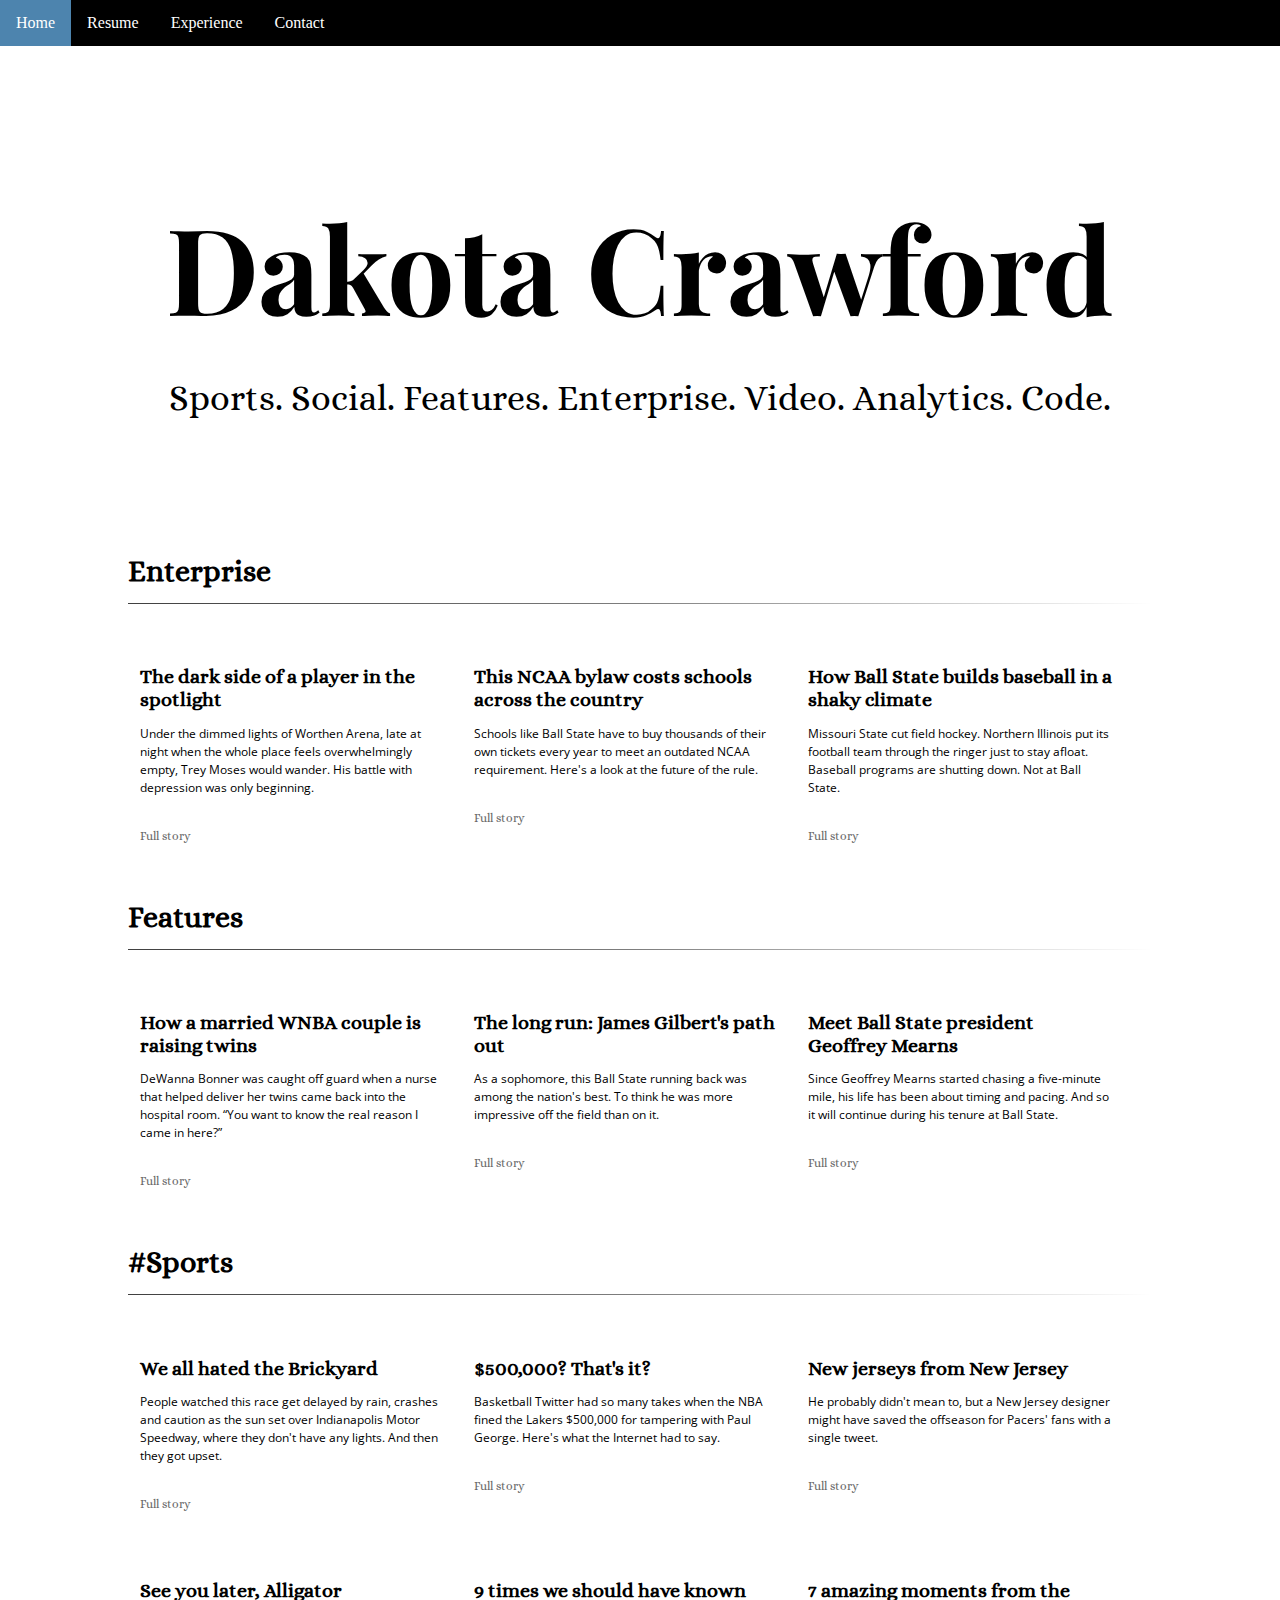
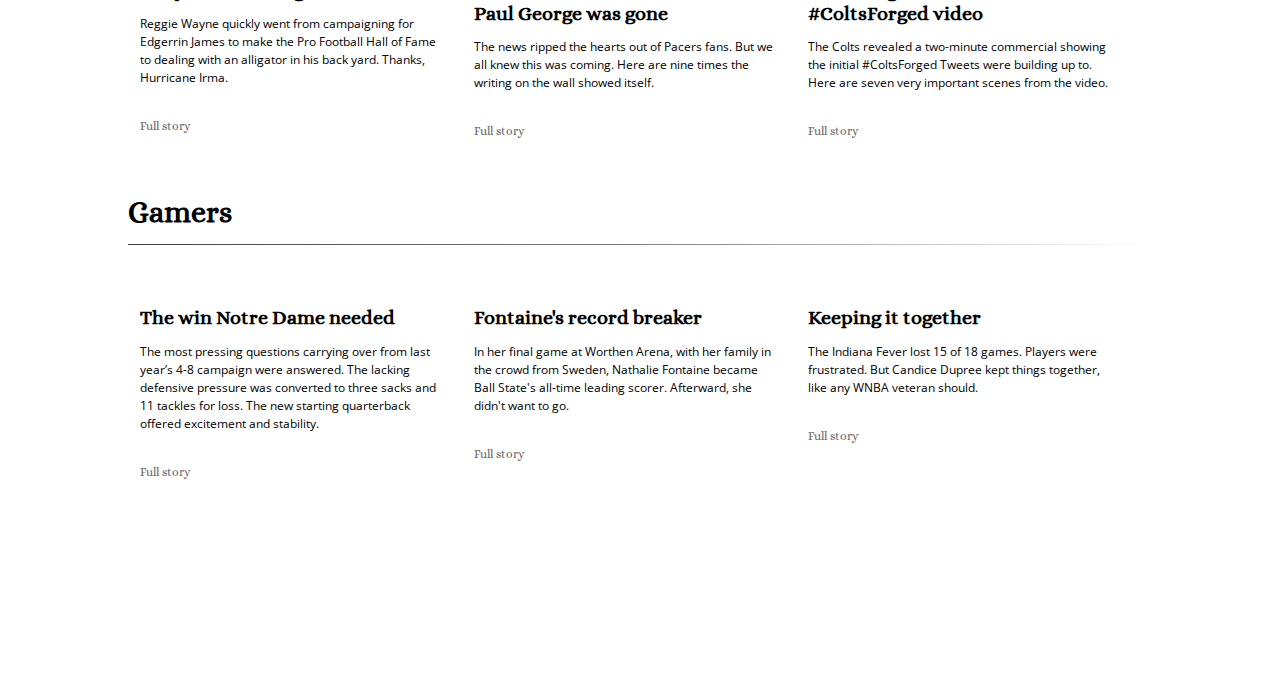
<file: index.html>
<!DOCTYPE html>
<html>
  <head>
    <!--stylesheet-->
    <link href="thecss.css" rel="stylesheet" type="text/css">
    <!-- fonts-->
    <link href='http://fonts.googleapis.com/css?family=Playfair+Display:900' rel='stylesheet' type='text/css'>
    <link href='http://fonts.googleapis.com/css?family=Alice' rel='stylesheet' type='text/css'>
    <link href='http://fonts.googleapis.com/css?family=Open+Sans' rel='stylesheet' type='text/css'>

    <link rel="shortcut icon" href="/assets/header.png">
    <title>Dakota Crawford | Web journalist</title>
    <!--google analytics-->
  <script>
    (function(i,s,o,g,r,a,m){i['GoogleAnalyticsObject']=r;i[r]=i[r]||function(){
    (i[r].q=i[r].q||[]).push(arguments)},i[r].l=1*new Date();a=s.createElement(o),
    m=s.getElementsByTagName(o)[0];a.async=1;a.src=g;m.parentNode.insertBefore(a,m)
    })(window,document,'script','//www.google-analytics.com/analytics.js','ga');

    ga('create', 'UA-60210821-1', 'auto');
    ga('send', 'pageview');
  </script>
  </head>
  <body>
 <ul class="topnav">
      <li><a href="index.html">Home</a></li>
      <li><a href="crawford_resume_.pdf" target="blank">Resume</a></li>
      <li><a href="experience.html" target="blank">Experience</a></li>
      <li><a href="contact.html" target="blank">Contact</a></li>
</ul>
    <div class="main">
        <div class="content">
          <div class="top">
            <h1>Dakota <div class="hide"><br></div> Crawford</h1>
              <p>Sports. Social. Features. Enterprise. Video. Analytics. Code.</p>
          </div>
        <div class="portfolio">
      <!--INVESTIGATIVE-->
          <div class="investigative">
            <h3>Enterprise</h3>
            <hr>
            <div class="work">
                <h5>The dark side of a player in the spotlight<div class="mobilecategory">Enterprise</div></h5>
                <p>Under the dimmed lights of Worthen Arena, late at night when the whole place feels overwhelmingly empty, Trey Moses would wander. His battle with depression was only beginning.</p>
                  <a href="http://tspne.ws/2pLSb6g" target="blank">Full story</a>
              </div> 
              <div class="work">
                <h5>This NCAA bylaw costs schools across the country <div class="mobilecategory">Enterprise</div></h5>
                  <p>Schools like Ball State have to buy thousands of their own tickets every year to meet an outdated NCAA requirement. Here's a look at the future of the rule.</p>
                    <a href="http://tspne.ws/2gtrpXB">Full story</a>
              </div> 
               <div class="work">
                <h5>How Ball State builds baseball in a shaky climate<div class="mobilecategory">Enterprise</div></h5>
                  <p>Missouri State cut field hockey. Northern Illinois put its football team through the ringer just to stay afloat. Baseball programs are shutting down. Not at Ball State.</p>
                    <a href="http://tspne.ws/2fPhGwT" target="blank">Full story</a>
              </div> 
<!--FEATURES-->
              <div class="features">
                <h3>Features</h3>
                <hr>
              <div class="work">
                <h5>How a married WNBA couple is raising twins<div class="mobilecategory">Feature</div></h5>
                <p>DeWanna Bonner was caught off guard when a nurse that helped deliver her twins came back into the hospital room. “You want to know the real reason I came in here?”</p>
                    <a href="http://www.indystar.com/story/sports/2017/09/06/how-married-wnba-couple-raising-their-newborn-twins-sacrifices-married-wnba-couple-make-their-twins/615912001/" target="blank">Full story</a>
              </div>
              <div class="work">
                <h5>The long run: James Gilbert's path out<div class="mobilecategory">Feature</div></h5>
                <p>As a sophomore, this Ball State running back was among the nation's best. To think he was more impressive off the field than on it.</p> 
                  <a href="http://tspne.ws/2eOx2hS" target="blank">Full story</a>
              </div>  
               <div class="work">
                <h5>Meet Ball State president Geoffrey Mearns<div class="mobilecategory">Feature</div></h5>
                  <p>Since Geoffrey Mearns started chasing a five-minute mile, his life has been about timing and pacing. And so it will continue during his tenure at Ball State.</p>
                    <a href="http://tspne.ws/2rnZC16" target="blank">Full story</a>
              </div>
      <!--Social stuff-->
              <div class="features">
                <h3>#Sports</h3>
                <hr>
              <div class="work">
                <h5>We all hated the Brickyard<div class="mobilecategory">#Social</div></h5>
                <p>People watched this race get delayed by rain, crashes and caution as the sun set over Indianapolis Motor Speedway, where they don't have any lights. And then they got upset.</p>
                  <a href="http://indy.st/2tBTc3m" target="blank">Full story</a>
              </div>
              <div class="work">
                <h5>$500,000? That's it? <div class="mobilecategory">#Social</div></h5>
                <p>Basketball Twitter had so many takes when the NBA fined the Lakers $500,000 for tampering with Paul George. Here's what the Internet had to say.</p> 
                  <a href="http://indy.st/2wME4Ru" target="blank">Full story</a>
              </div>  
               <div class="work">
                <h5>New jerseys from New Jersey<div class="mobilecategory">#Social</div></h5>
                  <p> He probably didn't mean to, but a New Jersey designer might have saved the offseason for Pacers' fans with a single tweet.</p>
                    <a href="http://indy.st/2tBQgR2" target="blank">Full story</a>
              </div>
              <div class="work">
                <h5>See you later, Alligator<div class="mobilecategory">News</div></h5>
                  <p>Reggie Wayne quickly went from campaigning for Edgerrin James to make the Pro Football Hall of Fame to dealing with an alligator in his back yard. Thanks, Hurricane Irma.</p>
                    <a href="http://indy.st/2joOHUZ" target="blank">Full story</a>
              </div> 
              <div class="work">
                <h5>9 times we should have known Paul George was gone <div class="mobilecategory">News</div></h5>
                <p>The news ripped the hearts out of Pacers fans. But we all knew this was coming. Here are nine times the writing on the wall showed itself.</p>
                  <a href="http://indy.st/2wFRyh2" target="blank">Full story</a>
              </div>
              <div class="work">
                <h5>7 amazing moments from the #ColtsForged video<div class="mobilecategory">News</div></h5>
                <p>The Colts revealed a two-minute commercial showing the initial #ColtsForged Tweets were building up to. Here are seven very important scenes from the video.</p> 
                  <a href="http://indy.st/2wFRyh2" target="blank">Full story</a>
              </div>
      <!--Gamers-->
              <div class="Gamers">
                <h3>Gamers</h3>
                  <hr>
              <div class="work">
                <h5>The win Notre Dame needed<div class="mobilecategory">Gamer</div></h5>
                  <p>The most pressing questions carrying over from last year’s 4-8 campaign were answered. The lacking defensive pressure was converted to three sacks and 11 tackles for loss. The new starting quarterback offered excitement and stability.</p>
                    <a href="http://indy.st/2etRaIr" target="blank">Full story</a>
              </div> 
              <div class="work">
                <h5>Fontaine's record breaker<div class="mobilecategory">Gamer</div></h5>
                <p>In her final game at Worthen Arena, with her family in the crowd from Sweden, Nathalie Fontaine became Ball State's all-time leading scorer. Afterward, she didn't want to go.</p>
                  <a href="http://tspne.ws/1oQIazY" target="blank">Full story</a>
              </div>
              <div class="work">
                <h5>Keeping it together<div class="mobilecategory">Gamer</div></h5>
                <p>The Indiana Fever lost 15 of 18 games. Players were frustrated. But Candice Dupree kept things together, like any WNBA veteran should.</p> 
                  <a href="http://indy.st/2wpUYVU" target="blank">Full story</a>
              </div>
              </div>
        </div>
      </div>

  </body>
</html>
</file>
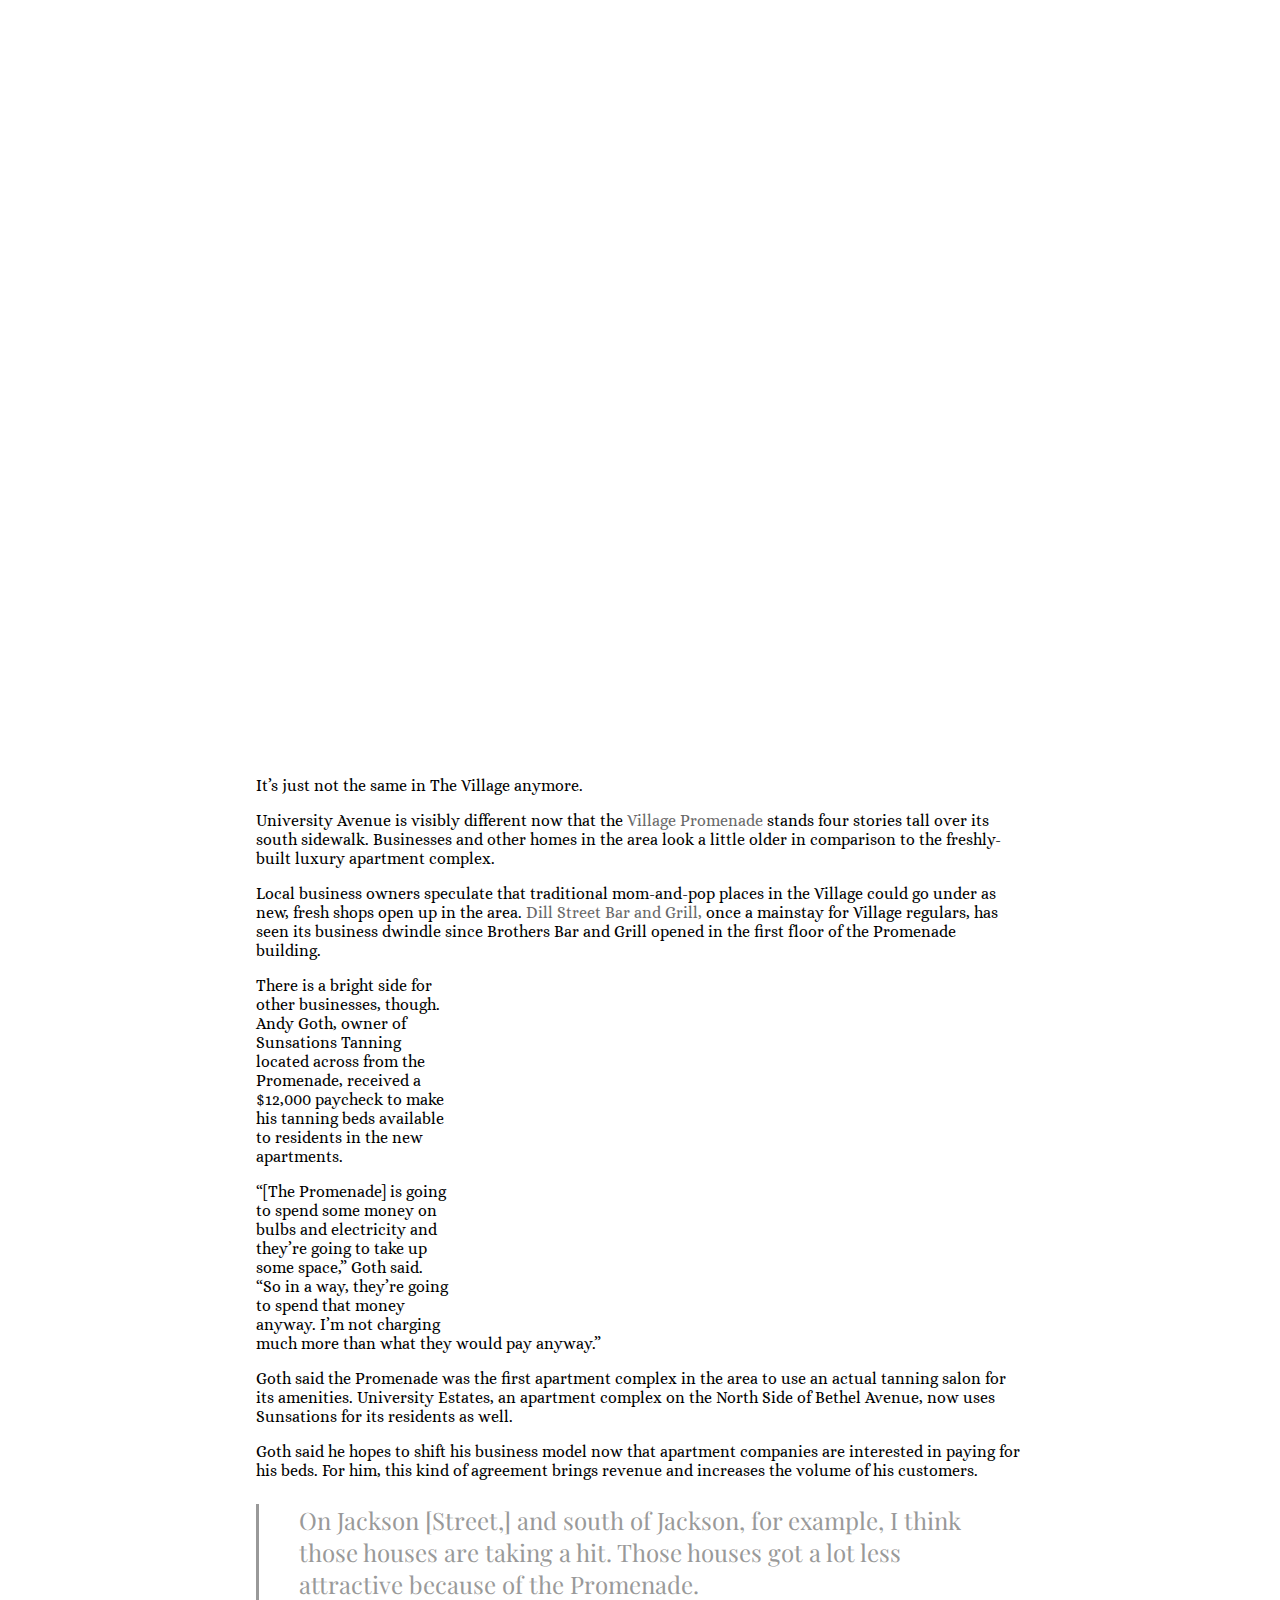
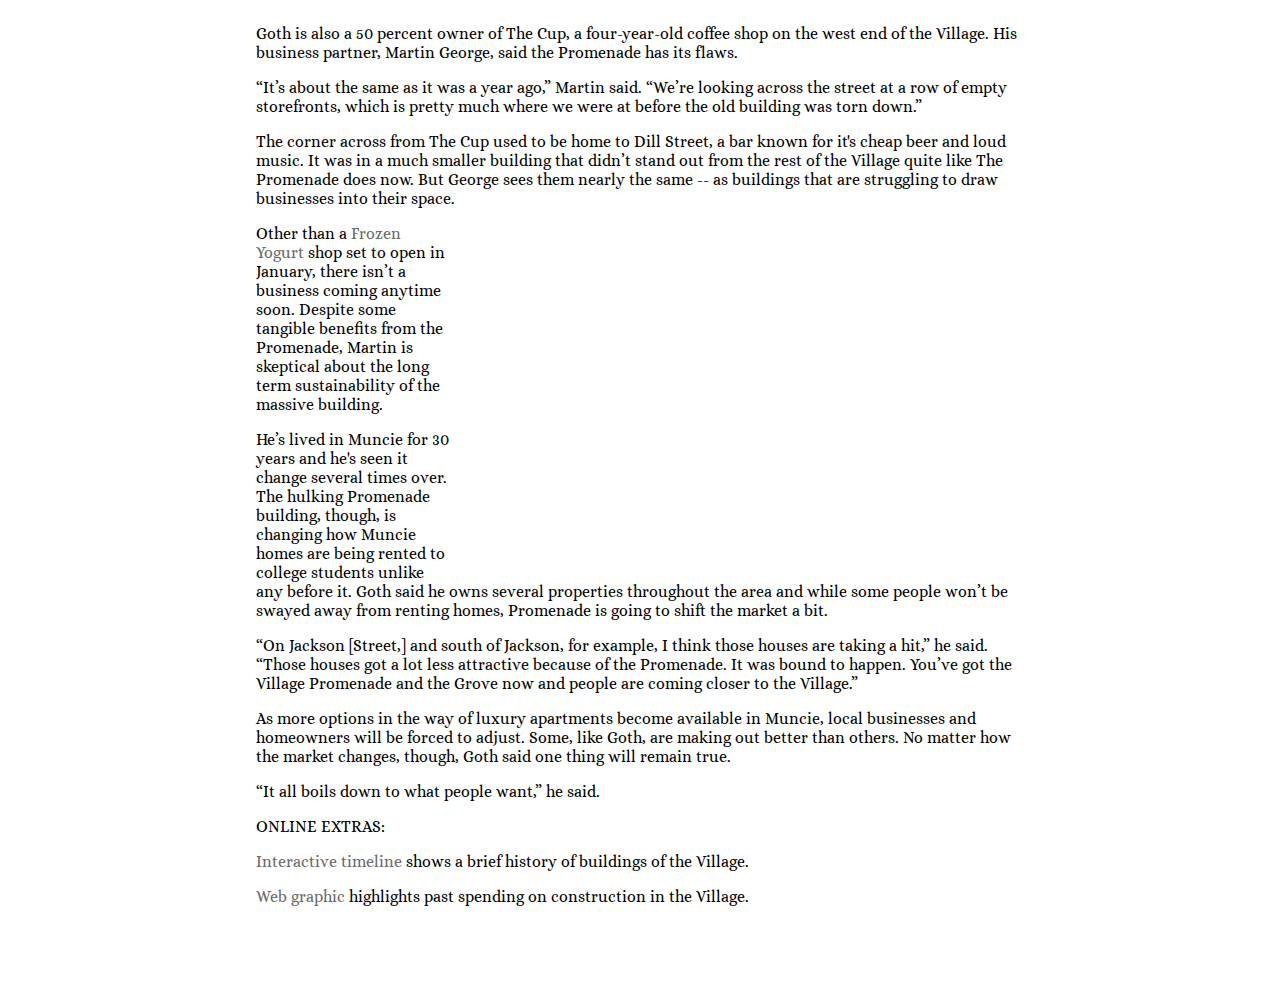
<file: 221_final_.html>
<!DOCTYPE html>
<html>
	<head>
		<!--link to your stylesheet-->
		<link href="221_final_.css" rel="stylesheet" type="text/css">
		<!--link your fonts-->
		<link href='http://fonts.googleapis.com/css?family=Playfair+Display:900' rel='stylesheet' type='text/css'>
		<link href='http://fonts.googleapis.com/css?family=Alice' rel='stylesheet' type='text/css'>

		<link rel="shortcut icon" href="/assets/header.png">
		<title>Crawford_221</title>
	</head>
	<body>
		<div class="container">
			<div class="hero">
				<h1>Facelift</h1>
				<h3>How The Promenade is bringing a new culture to Ball State's Village</h3>
				<h5>By Dakota Crawford</h5>
			</div>
			<div class="main">
				<div class="content">
					<p>It’s just not the same in The Village anymore.<p>University Avenue is visibly different now that the <a href="http://villagepromenade.com/" target="blank">Village Promenade</a> stands four stories tall over its south sidewalk. Businesses and other homes in the area look a little older in comparison to the freshly-built luxury apartment complex.</p><p>Local business owners speculate that traditional mom-and-pop places in the Village could go under as new, fresh shops open up in the area. <a href="https://twitter.com/bsu_dillstreet" target="blank">Dill Street Bar and Grill,</a> once a mainstay for Village regulars, has seen its business dwindle since Brothers Bar and Grill opened in the first floor of the Promenade building.</p>
						<aside class="vid">
							<iframe width="560" height="315" src="//www.youtube.com/embed/gbXCH_1ek3o?rel=0" frameborder="0" allowfullscreen></iframe>
						</aside>
					<p>There is a bright side for other businesses, though. Andy Goth, owner of Sunsations Tanning located across from the Promenade, received a $12,000 paycheck to make his tanning beds available to residents in the new apartments.</p><p>“[The Promenade] is going to spend some money on bulbs and electricity and they’re going to take up some space,” Goth said. “So in a way, they’re going to spend that money anyway. I’m not charging much more than what they would pay anyway.”</p><p>Goth said the Promenade was the first apartment complex in the area to use an actual tanning salon for its amenities. University Estates, an apartment complex on the North Side of Bethel Avenue, now uses Sunsations for its residents as well.</p><p>Goth said he hopes to shift his business model now that apartment companies are interested in paying for his beds. For him, this kind of agreement brings revenue and increases the volume of his customers.</p>
					<div class="vertical">
						<blockquote>
							On Jackson [Street,] and south of Jackson, for example, I think those houses are taking a hit. Those houses got a lot less attractive because of the Promenade.
						</blockquote>
					</div>
					<p>Goth is also a 50 percent owner of The Cup, a four-year-old coffee shop on the west end of the Village. His business partner, Martin George, said the Promenade has its flaws.</p><p>“It’s about the same as it was a year ago,” Martin said. “We’re looking across the street at a row of empty storefronts, which is pretty much where we were at before the old building was torn down.”</p><p>The corner across from The Cup used to be home to Dill Street, a bar known for it's cheap beer and loud music. It was in a much smaller building that didn’t stand out from the rest of the Village quite like The Promenade does now. But George sees them nearly the same -- as buildings that are struggling to draw businesses into their space.</p>
						<aside class="vid">
							<iframe width="560" height="315" src="//www.youtube.com/embed/TKRWkJsDDUQ?rel=0" frameborder="0" allowfullscreen></iframe>
						</aside> 
					<p>Other than a <a href="http://www.letsspoonfroyo.com/" target="blank">Frozen Yogurt</a> shop set to open in January, there isn’t a business coming anytime soon. Despite some tangible benefits from the Promenade, Martin is skeptical about the long term sustainability of the massive building.</p><p>He’s lived in Muncie for 30 years and he's seen it change several times over. The hulking Promenade building, though, is changing how Muncie homes are being rented to college students unlike any before it. Goth said he owns several properties throughout the area and while some people won’t be swayed away from renting homes, Promenade is going to shift the market a bit.</p><p>“On Jackson [Street,] and south of Jackson, for example, I think those houses are taking a hit,” he said. “Those houses got a lot less attractive because of the Promenade. It was bound to happen. You’ve got the Village Promenade and the Grove now and people are coming closer to the Village.”</p><p>As more options in the way of luxury apartments become available in Muncie, local businesses and homeowners will be forced to adjust. Some, like Goth, are making out better than others. No matter how the market changes, though, Goth said one thing will remain true.</p><p>“It all boils down to what people want,” he said.</p><p>ONLINE EXTRAS:</p><p><a href="221_final_.html">Interactive timeline</a> shows a brief history of buildings of the Village.</p><p><a href="221_final_.html">Web graphic</a> highlights past spending on construction in the Village.</p> 
					</div>
				</div>
			</div>
		</div>

	</body>
</html>
</file>
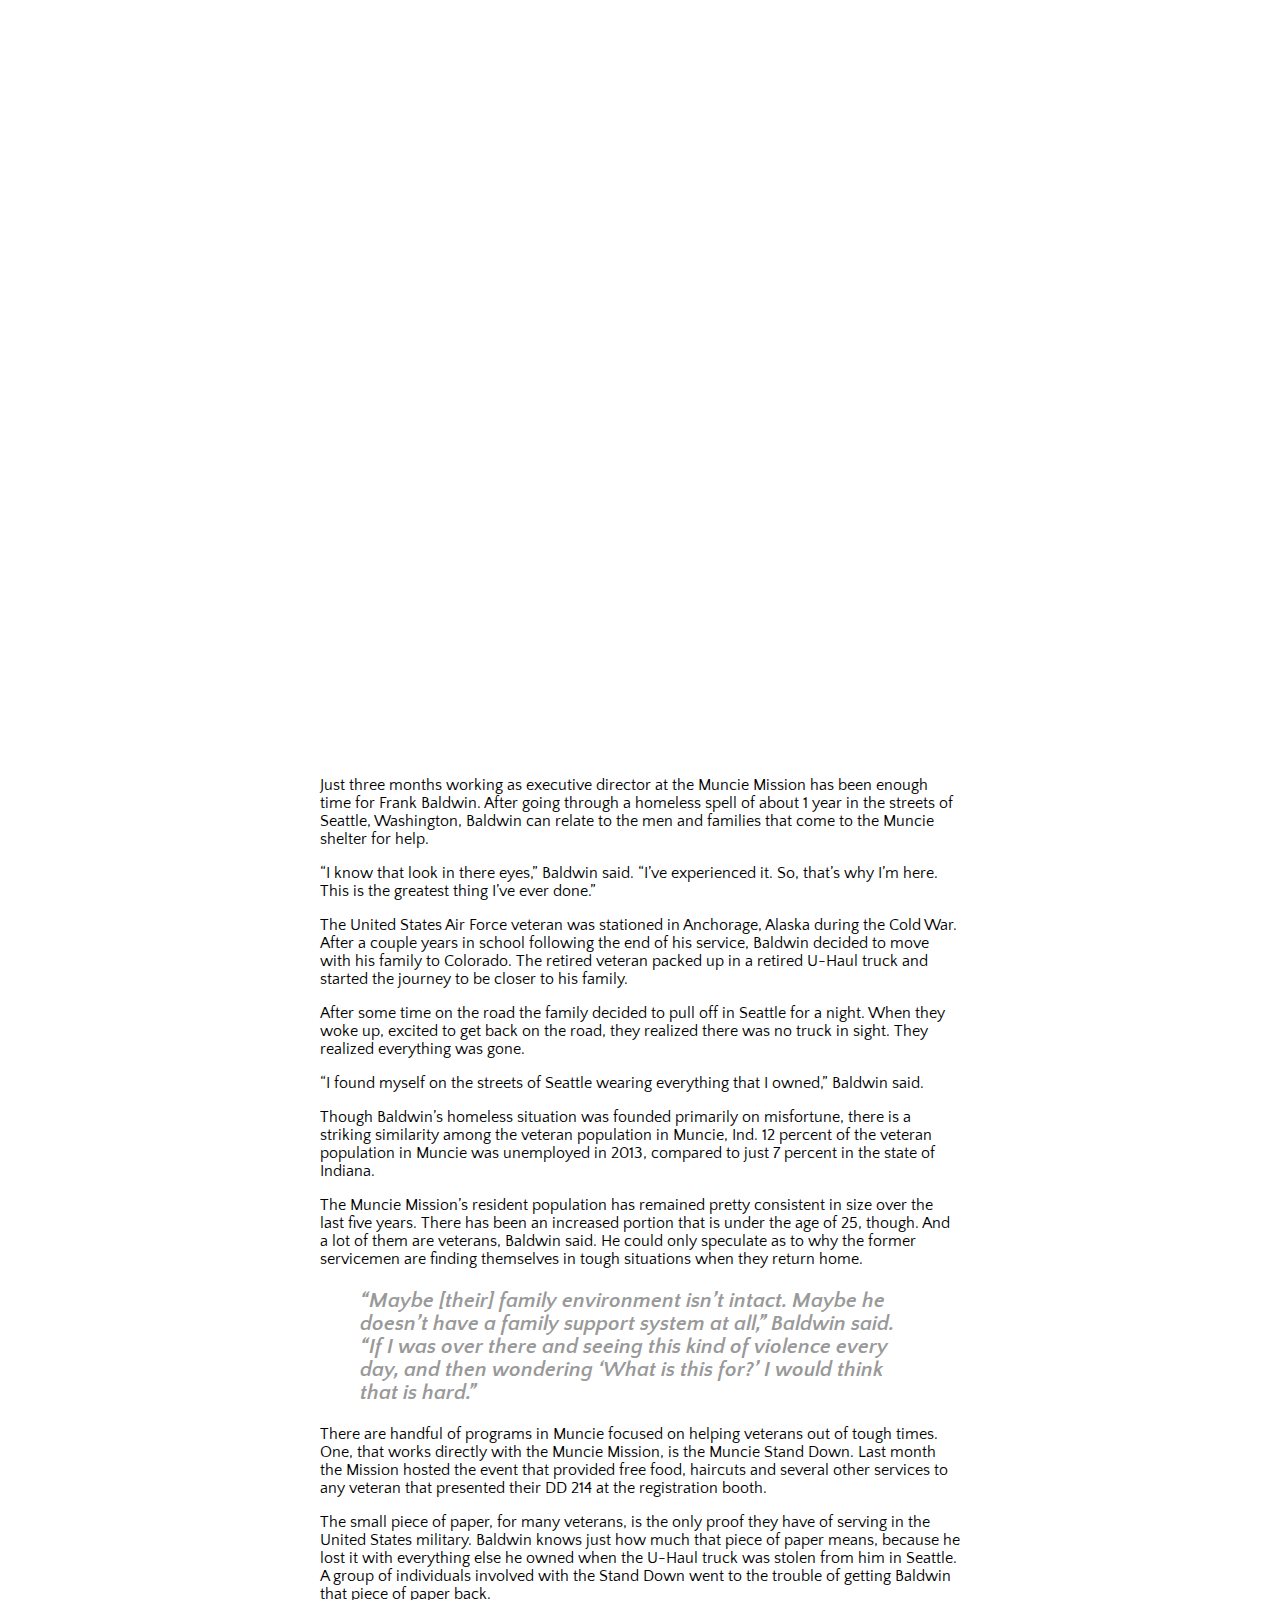
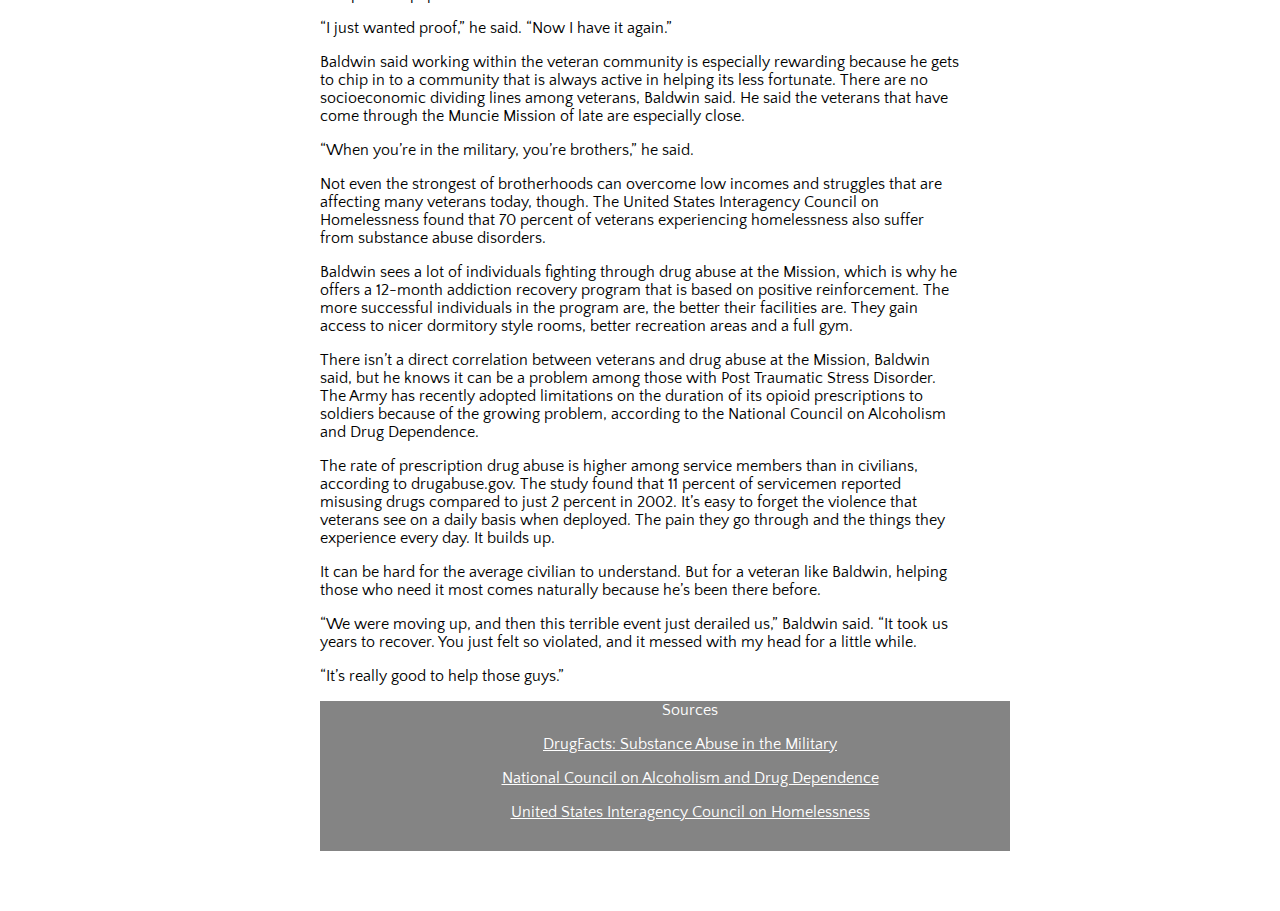
<file: 270_final_.html>
<!DOCTYPE html>
<html>
	<head>
		<!--link to your stylesheet-->
		<link href="270_final_.css" rel="stylesheet" type="text/css">
		<!--link your fonts-->
		<link href='http://fonts.googleapis.com/css?family=Oswald:700,300' rel='stylesheet' type='text/css'>
		<link href='http://fonts.googleapis.com/css?family=Quattrocento+Sans' rel='stylesheet' type='text/css'>

		<link rel="shortcut icon" href="/assets/header.png">
			<style> 
				a:link {
					color:#FFFFFF;
				}
			</style>
		<title>Crawford_270</title>
	</head>
	<body>
		<div class="container">
			<div class="hero">
				<h1>Mission in progress</h1>
				<h3>How a United States Air Force veteran is leading the Muncie Mission</h3>
				<h5>By Dakota Crawford</h5>
			</div>
			<div class="main">
				<div class="content">
					<p>Just three months working as executive director at the Muncie Mission has been enough time for Frank Baldwin. After going through a homeless spell of about 1 year in the streets of Seattle, Washington, Baldwin can relate to the men and families that come to the Muncie shelter for help.</p> 

<p>“I know that look in there eyes,” Baldwin said. “I’ve experienced it. So, that’s why I’m here. This is the greatest thing I’ve ever done.”</p> 

<p>The United States Air Force veteran was stationed in Anchorage, Alaska during the Cold War. After a couple years in school following the end of his service, Baldwin decided to move with his family to Colorado. The retired veteran packed up in a retired U-Haul truck and started the journey to be closer to his family.</p> 

<p>After some time on the road the family decided to pull off in Seattle for a night. When they woke up, excited to get back on the road, they realized there was no truck in sight. They realized everything was gone.</p> 

<p>“I found myself on the streets of Seattle wearing everything that I owned,” Baldwin said.</p> 

<p>Though Baldwin’s homeless situation was founded primarily on misfortune, there is a striking similarity among the veteran population in Muncie, Ind. 12 percent of the veteran population in Muncie was unemployed in 2013, compared to just 7 percent in the state of Indiana.</p> 

<p>The Muncie Mission’s resident population has remained pretty consistent in size over the last five years. There has been an increased portion that is under the age of 25, though. And a lot of them are veterans, Baldwin said. He could only speculate as to why the former servicemen are finding themselves in tough situations when they return home.</p> 
					<blockquote>
						“Maybe [their] family environment isn’t intact. Maybe he doesn’t have a family support system at all,” Baldwin said. “If I was over there and seeing this kind of violence every day, and then wondering ‘What is this for?’ I would think that is hard.”
					</blockquote>
<p>There are handful of programs in Muncie focused on helping veterans out of tough times. One, that works directly with the Muncie Mission, is the Muncie Stand Down. Last month the Mission hosted the event that provided free food, haircuts and several other services to any veteran that presented their DD 214 at the registration booth.</p> 

<p>The small piece of paper, for many veterans, is the only proof they have of serving in the United States military. Baldwin knows just how much that piece of paper means, because he lost it with everything else he owned when the U-Haul truck was stolen from him in Seattle. A group of individuals involved with the Stand Down went to the trouble of getting Baldwin that piece of paper back.</p> 

<p>“I just wanted proof,” he said. “Now I have it again.” 
<p>Baldwin said working within the veteran community is especially rewarding because he gets to chip in to a community that is always active in helping its less fortunate. There are no socioeconomic dividing lines among veterans, Baldwin said. He said the veterans that have come through the Muncie Mission of late are especially close.</p> 

<p>“When you’re in the military, you’re brothers,” he said.</p> 

<p>Not even the strongest of brotherhoods can overcome low incomes and struggles that are affecting many veterans today, though. The United States Interagency Council on Homelessness found that 70 percent of veterans experiencing homelessness also suffer from substance abuse disorders.</p> 

<p>Baldwin sees a lot of individuals fighting through drug abuse at the Mission, which is why he offers a 12-month addiction recovery program that is based on positive reinforcement. The more successful individuals in the program are, the better their facilities are. They gain access to nicer dormitory style rooms, better recreation areas and a full gym.</p> 

<p>There isn’t a direct correlation between veterans and drug abuse at the Mission, Baldwin said, but he knows it can be a problem among those with Post Traumatic Stress Disorder. The Army has recently adopted limitations on the duration of its opioid prescriptions to soldiers because of the growing problem, according to the National Council on Alcoholism and Drug Dependence.</p> 

<p>The rate of prescription drug abuse is higher among service members than in civilians, according to drugabuse.gov. The study found that 11 percent of servicemen reported misusing drugs compared to just 2 percent in 2002. It’s easy to forget the violence that veterans see on a daily basis when deployed. The pain they go through and the things they experience every day. It builds up.</p> 

<p>It can be hard for the average civilian to understand. But for a veteran like Baldwin, helping those who need it most comes naturally because he’s been there before.</p> 

<p>“We were moving up, and then this terrible event just derailed us,” Baldwin said. “It took us years to recover. You just felt so violated, and it messed with my head for a little while.</p> 

<p>“It’s really good to help those guys.”</p>
				<div class="resource"> 
					<p>Sources</p>	
					<p><a href="http://www.drugabuse.gov/publications/drugfacts/substance-abuse-in-military" target="blank">DrugFacts: Substance Abuse in the Military</a></p>
					<p><a href="https://ncadd.org/learn-about-drugs/seniors-vets-and-women/213-veterans-and-drugs" target="blank">National Council on Alcoholism and Drug Dependence</a></p>
					<a href="http://usich.gov/issue/substance_abuse" target="blank">United States Interagency Council on Homelessness</a></p>
				</div> 
				</div>
			</div>
		</div>

	</body>
</html>
</file>
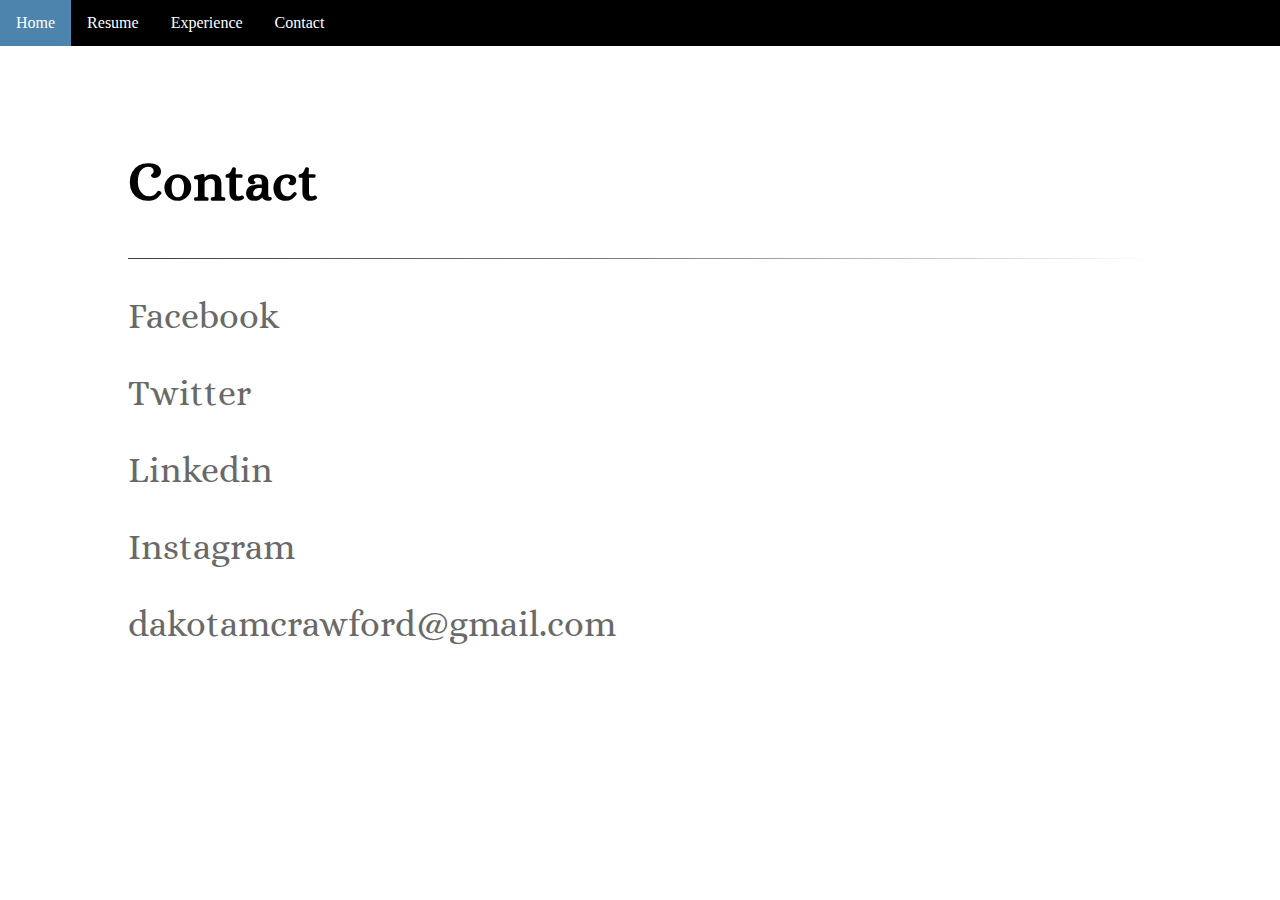
<file: contact.html>
<!DOCTYPE html>
<html>
	<head>
		<!--link to your stylesheet-->
		<link href="thecss.css" rel="stylesheet" type="text/css">
		<!--link your fonts-->
		<link href='http://fonts.googleapis.com/css?family=Playfair+Display:900' rel='stylesheet' type='text/css'>
		<link href='http://fonts.googleapis.com/css?family=Alice' rel='stylesheet' type='text/css'>
		<link href='http://fonts.googleapis.com/css?family=Open+Sans' rel='stylesheet' type='text/css'>

		<link rel="shortcut icon" href="/assets/header.png">
		<title>Contact Dakota</title>
	</head>
	<body>
	<ul class="topnav">
      <li><a href="index.html">Home</a></li>
      <li><a href="crawford_resume.pdf" target="blank">Resume</a></li>
      <li><a href="experience.html">Experience</a></li>
      <li><a href="contact.html" target="blank">Contact</a></li>
	</ul>
			<div class="content">
				<div class="contact">
					<h2>Contact</h2>
						<hr>
						<p><a href="https://www.facebook.com/dakota.crawford.7" target="blank">Facebook</a></p>
						<p><a href="https://twitter.com/DakotaCrawford_" target="blank">Twitter</a></p>
						<p><a href="https://www.linkedin.com/pub/dakota-crawford/6a/281/a65" target="blank">Linkedin</a></p>
						<p><a href="http://instagram.com/dakotacrawford_/" target="blank">Instagram</a></p>
						<p><a href="mailto:dakotamcrawford@gmail.com">dakotamcrawford@gmail.com</p>
				</div>
			</div>
</file>
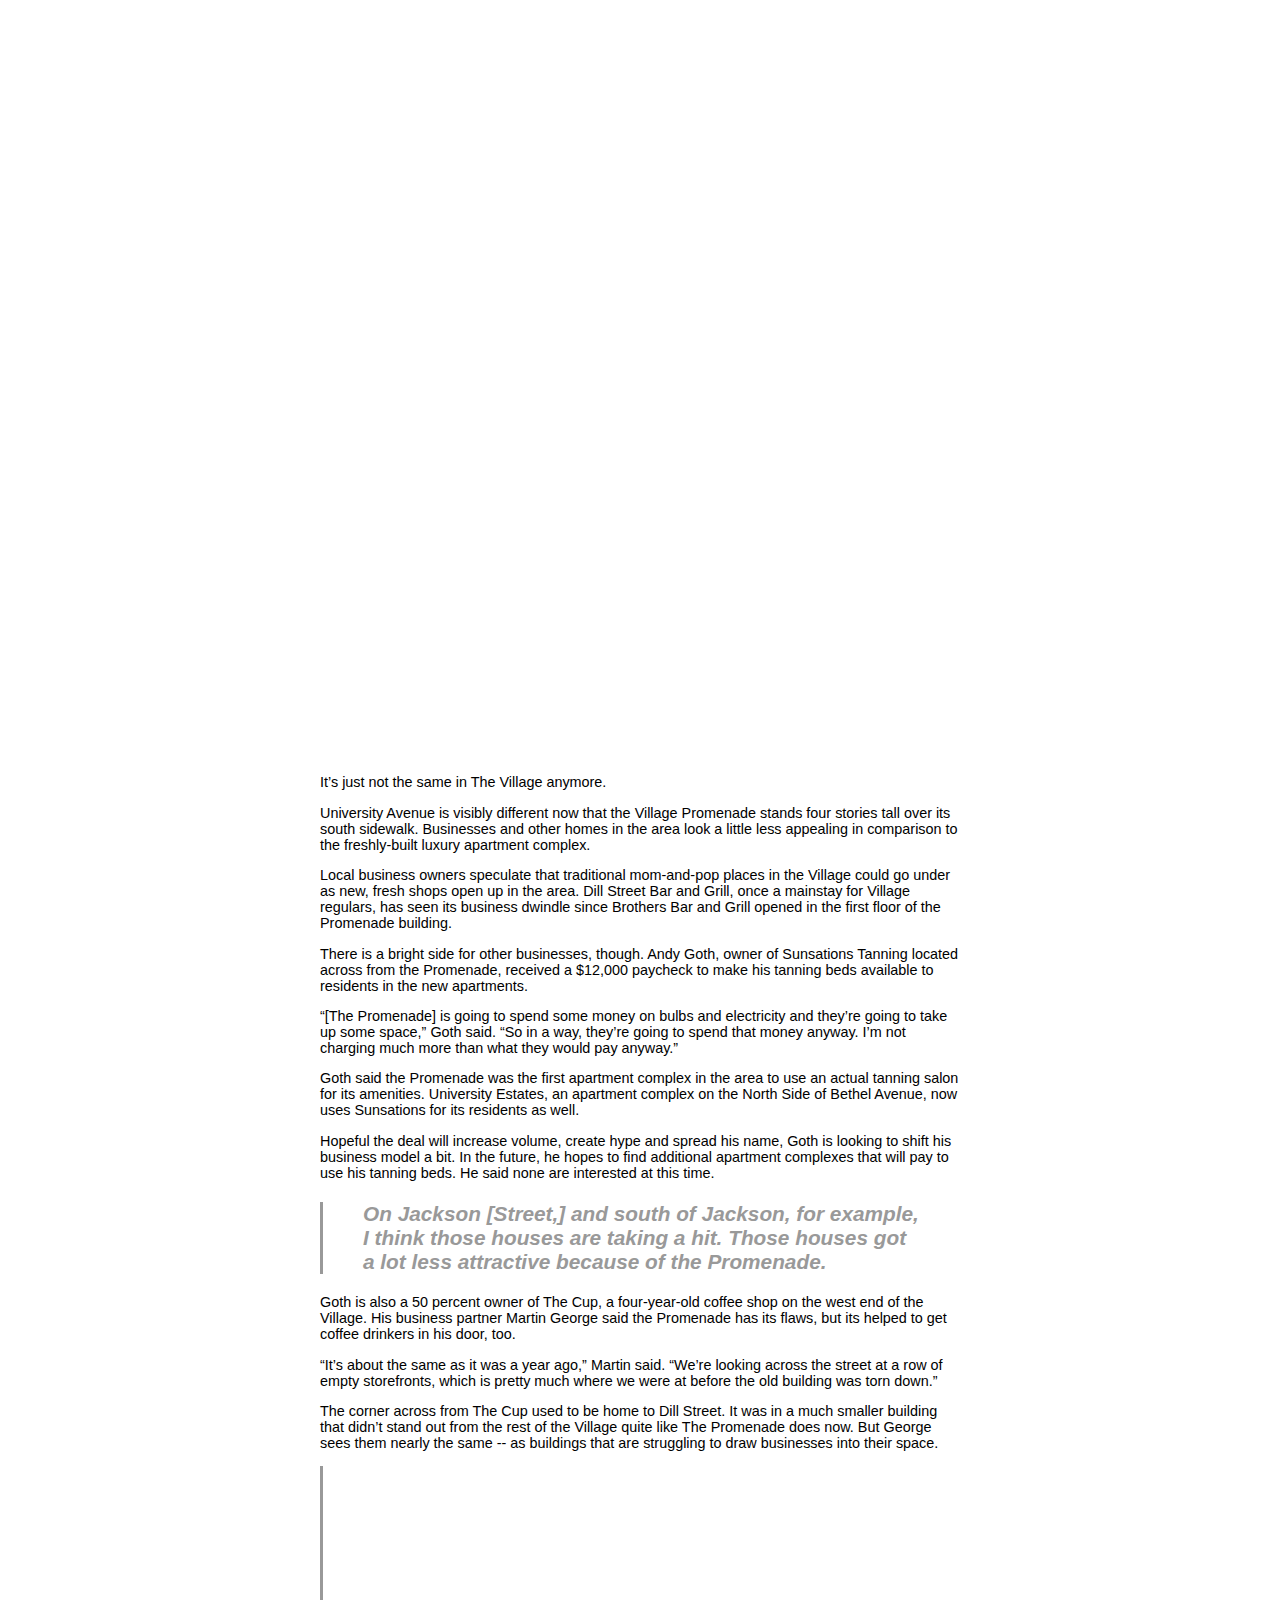
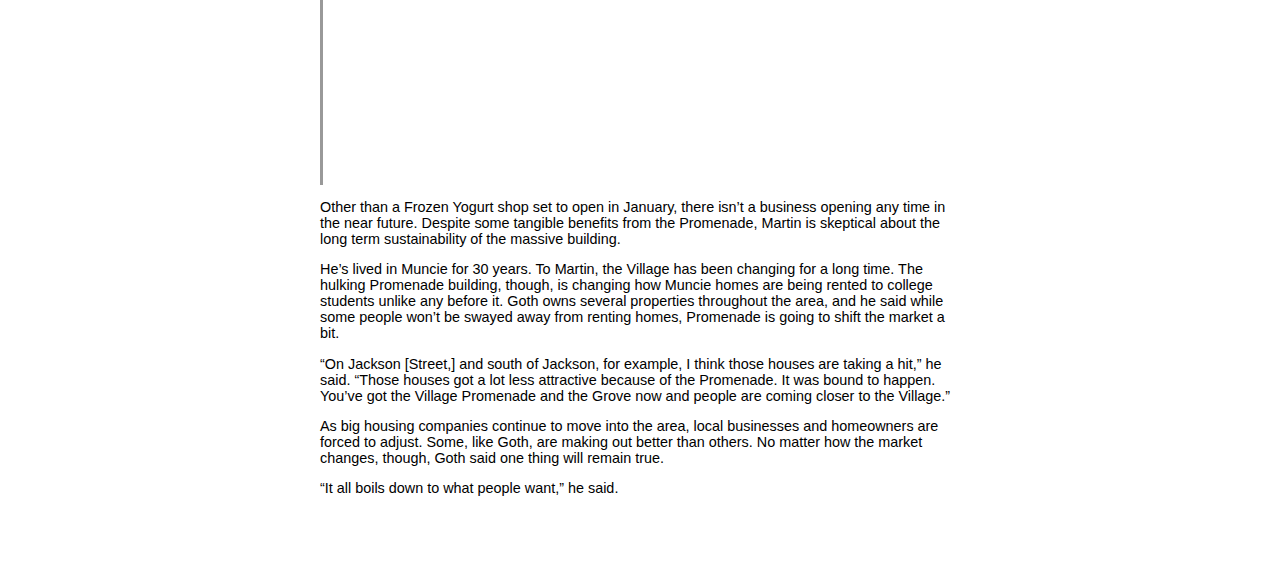
<file: crawford_221_final_.html>
<!DOCTYPE html>
<html>
	<head>
		<!--link to your stylesheet-->
		<link href="crawford_221_final_.css" rel="stylesheet" type="text/css">
		<!--link your fonts-->

		<link rel="shortcut icon" href="/assets/header.png">
		<title>Your article</title>
	</head>
	<body>
		<div class="container">
			<div class="hero">
				<h1>Facelift</h1>
				<h3>How The Promenade is bringing a new culture to Ball State's Village</h3>
				<h5>By Dakota Crawford</h5>
			</div>
			<div class="main">
				<div class="content">
					<p>It’s just not the same in The Village anymore.<p>University Avenue is visibly different now that the Village Promenade stands four stories tall over its south sidewalk. Businesses and other homes in the area look a little less appealing in comparison to the freshly-built luxury apartment complex.</p> 

<p>Local business owners speculate that traditional mom-and-pop places in the Village could go under as new, fresh shops open up in the area. Dill Street Bar and Grill, once a mainstay for Village regulars, has seen its business dwindle since Brothers Bar and Grill opened in the first floor of the Promenade building.</p><p>There is a bright side for other businesses, though. Andy Goth, owner of Sunsations Tanning located across from the Promenade, received a $12,000 paycheck to make his tanning beds available to residents in the new apartments.</p><p>“[The Promenade] is going to spend some money on bulbs and electricity and they’re going to take up some space,” Goth said. “So in a way, they’re going to spend that money anyway. I’m not charging much more than what they would pay anyway.”</p><p>Goth said the Promenade was the first apartment complex in the area to use an actual tanning salon for its amenities. University Estates, an apartment complex on the North Side of Bethel Avenue, now uses Sunsations for its residents as well.</p><p>Hopeful the deal will increase volume, create hype and spread his name, Goth is looking to shift his business model a bit. In the future, he hopes to find additional apartment complexes that will pay to use his tanning beds. He said none are interested at this time.</p>
					<div class="vertical">
						<blockquote>
							On Jackson [Street,] and south of Jackson, for example, I think those houses are taking a hit. Those houses got a lot less attractive because of the Promenade.
						</blockquote>
					</div>
					<p>Goth is also a 50 percent owner of The Cup, a four-year-old coffee shop on the west end of the Village. His business partner Martin George said the Promenade has its flaws, but its helped to get coffee drinkers in his door, too.</p><p>“It’s about the same as it was a year ago,” Martin said. “We’re looking across the street at a row of empty storefronts, which is pretty much where we were at before the old building was torn down.”</p><p>The corner across from The Cup used to be home to Dill Street. It was in a much smaller building that didn’t stand out from the rest of the Village quite like The Promenade does now. But George sees them nearly the same -- as buildings that are struggling to draw businesses into their space.</p>
					<div class="vertical">
						<div class="vid">
							<iframe width="560" height="315" src="//www.youtube.com/embed/TKRWkJsDDUQ" frameborder="0" allowfullscreen></iframe>
						</div> 
					</div>
					<p>Other than a Frozen Yogurt  shop set to open in January, there isn’t a business opening any time in the near future. Despite some tangible benefits from the Promenade, Martin is skeptical about the long term sustainability of the massive building.</p><p>He’s lived in Muncie for 30 years. To Martin, the Village has been changing for a long time. The hulking Promenade building, though, is changing how Muncie homes are being rented to college students unlike any before it. Goth owns several properties throughout the area, and he said while some people won’t be swayed away from renting homes, Promenade is going to shift the market a bit.</p><p>“On Jackson [Street,] and south of Jackson, for example, I think those houses are taking a hit,” he said. “Those houses got a lot less attractive because of the Promenade. It was bound to happen. You’ve got the Village Promenade and the Grove now and people are coming closer to the Village.”</p><p>As big housing companies continue to move into the area, local businesses and homeowners are forced to adjust. Some, like Goth, are making out better than others. No matter how the market changes, though, Goth said one thing will remain true.</p><p>“It all boils down to what people want,” he said.</p>
				</div>
			</div>
		</div>

	</body>
</html>
</file>
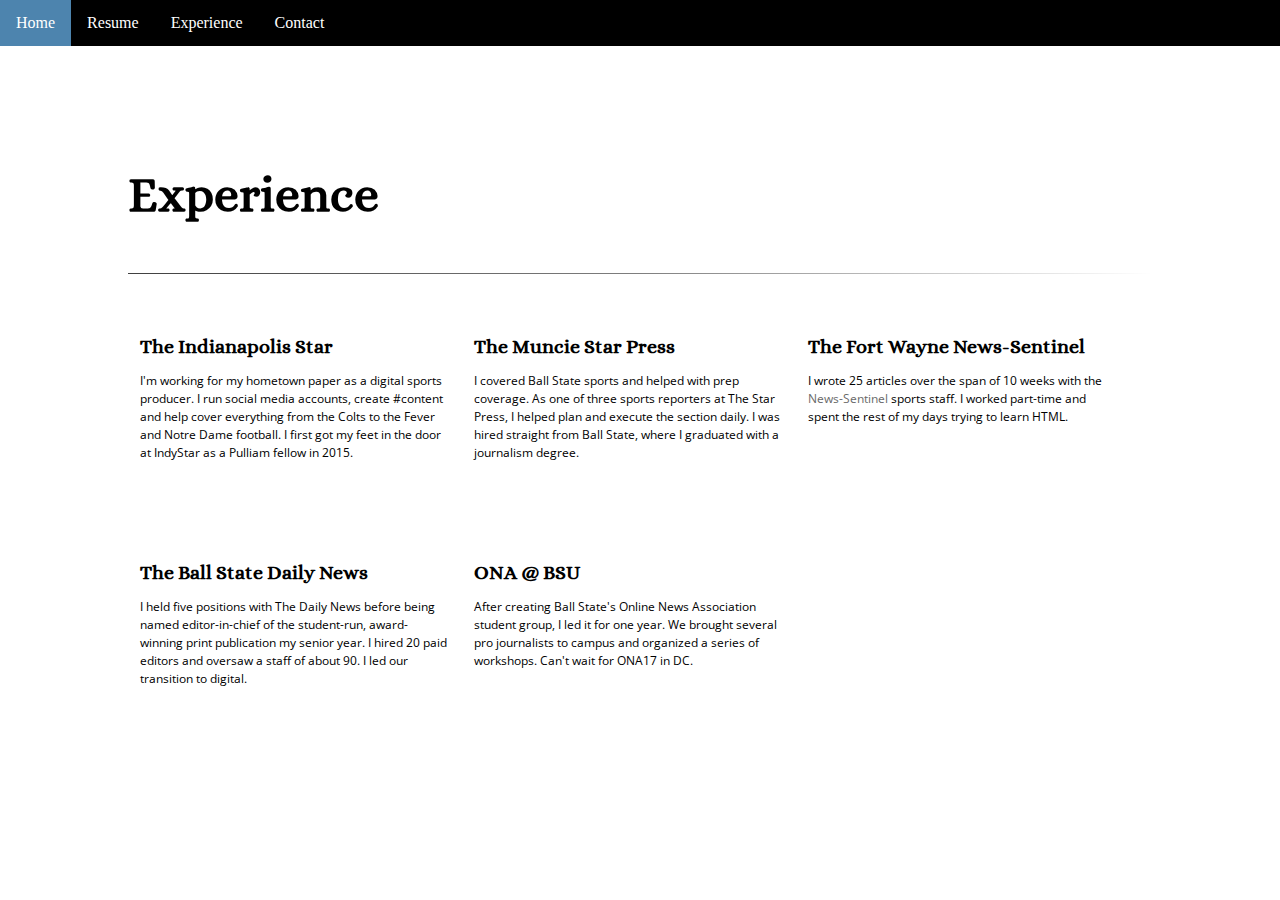
<file: experience.html>
<!DOCTYPE html>
<html>
  <head>
    <!--stylesheet-->
    <link href="thecss.css" rel="stylesheet" type="text/css">
    <!-- fonts-->
    <link href='http://fonts.googleapis.com/css?family=Playfair+Display:900' rel='stylesheet' type='text/css'>
    <link href='http://fonts.googleapis.com/css?family=Alice' rel='stylesheet' type='text/css'>
    <link href='http://fonts.googleapis.com/css?family=Open+Sans' rel='stylesheet' type='text/css'>
    </head>
  <body>
  <ul class="topnav">
      <li><a href="index.html">Home</a></li>
      <li><a href="crawford_resume.pdf" target="blank">Resume</a></li>
      <li><a href="experience.html">Experience</a></li>
      <li><a href="contact.html" target="blank">Contact</a></li>
</ul>
      <div class="content">
        <div class="experience">
                <h3>Experience</h3>
              <hr>
              <div class="work">
                  <h5>The Indianapolis Star<div class="mobilecategory">Experience</div></h5>
                    <p>I'm working for my hometown paper as a digital sports producer. I run social media accounts, create #content and help cover everything from the Colts to the Fever and Notre Dame football. I first got my feet in the door at IndyStar as a Pulliam fellow in 2015.</p>
                </div>
              <div class="work">
                  <h5>The Muncie Star Press<div class="mobilecategory">Experience</div></h5>
                    <p>I covered Ball State sports and helped with prep coverage. As one of three sports reporters at The Star Press, I helped plan and execute the section daily. I was hired straight from Ball State, where I graduated with a journalism degree.</p>
                </div>
                <div class="work">
                  <h5>The Fort Wayne News-Sentinel <div class="mobilecategory">Experience</div></h5>
                    <p>I wrote 25 articles over the span of 10 weeks with the <a href="http://news-sentinel.com/" target="blank">News-Sentinel</a> sports staff. I worked part-time and spent the rest of my days trying to learn HTML.</p>
                </div> 
                <div class="work">
                  <h5>The Ball State Daily News <div class="mobilecategory">Experience</div></h5>
                    <p>I held five positions with The Daily News before being named editor-in-chief of the student-run, award-winning print publication my senior year. I hired 20 paid editors and oversaw a staff of about 90. I led our transition to digital.</p> 
                </div>
                <div class="work">
                  <h5>ONA @ BSU<div class="mobilecategory">Experience</div></h5>
                    <p>After creating Ball State's Online News Association student group, I led it for one year. We brought several pro journalists to campus and organized a series of workshops. Can't wait for ONA17 in DC.</p> 
                </div>
          </div>
      </body>
</html>
</file>
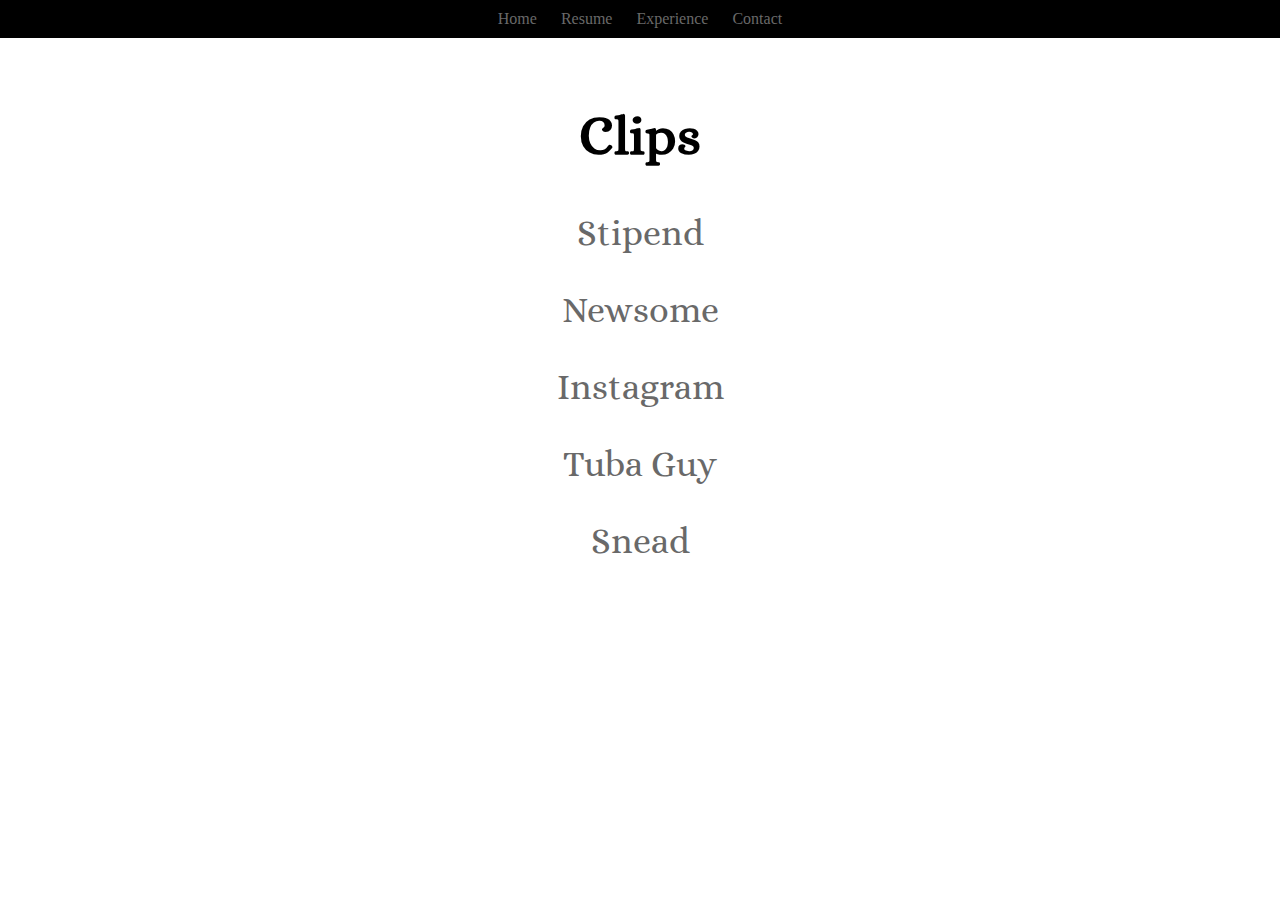
<file: interview.html>
<!DOCTYPE html>
<html>
	<head>
		<!--link to your stylesheet-->
		<link href="redesign.css" rel="stylesheet" type="text/css">
		<!--link your fonts-->
		<link href='http://fonts.googleapis.com/css?family=Playfair+Display:900' rel='stylesheet' type='text/css'>
		<link href='http://fonts.googleapis.com/css?family=Alice' rel='stylesheet' type='text/css'>
		<link href='http://fonts.googleapis.com/css?family=Open+Sans' rel='stylesheet' type='text/css'>

		<link rel="shortcut icon" href="/assets/header.png">
		<title>Interview with Mr. Kellams</title>
	</head>
	<body>
		<div class="menu">
			<a href="index.html">Home</a>
			<a href="crawford_resume.pdf">Resume</a>
			<a href="experience.html">Experience</a>
			<a href="contact.html">Contact</a>
		</div>
			<div class="content">
				<div class="contact">
					<h2>Clips</h2>
						<p><a href="stipend.pdf" target="blank">Stipend</a></p>
						<p><a href="newsome.pdf" target="blank">Newsome</a></p>
						<p><a href="Instagram.pdf" target="blank">Instagram</a></p>
						<p><a href="tubaguy.pdf" target="blank">Tuba Guy</a></p>
						<p><a href="snead_feature.pdf" target="blank">Snead</a></p>
						
				</div>
			</div>
		</body>
</html>
</file>
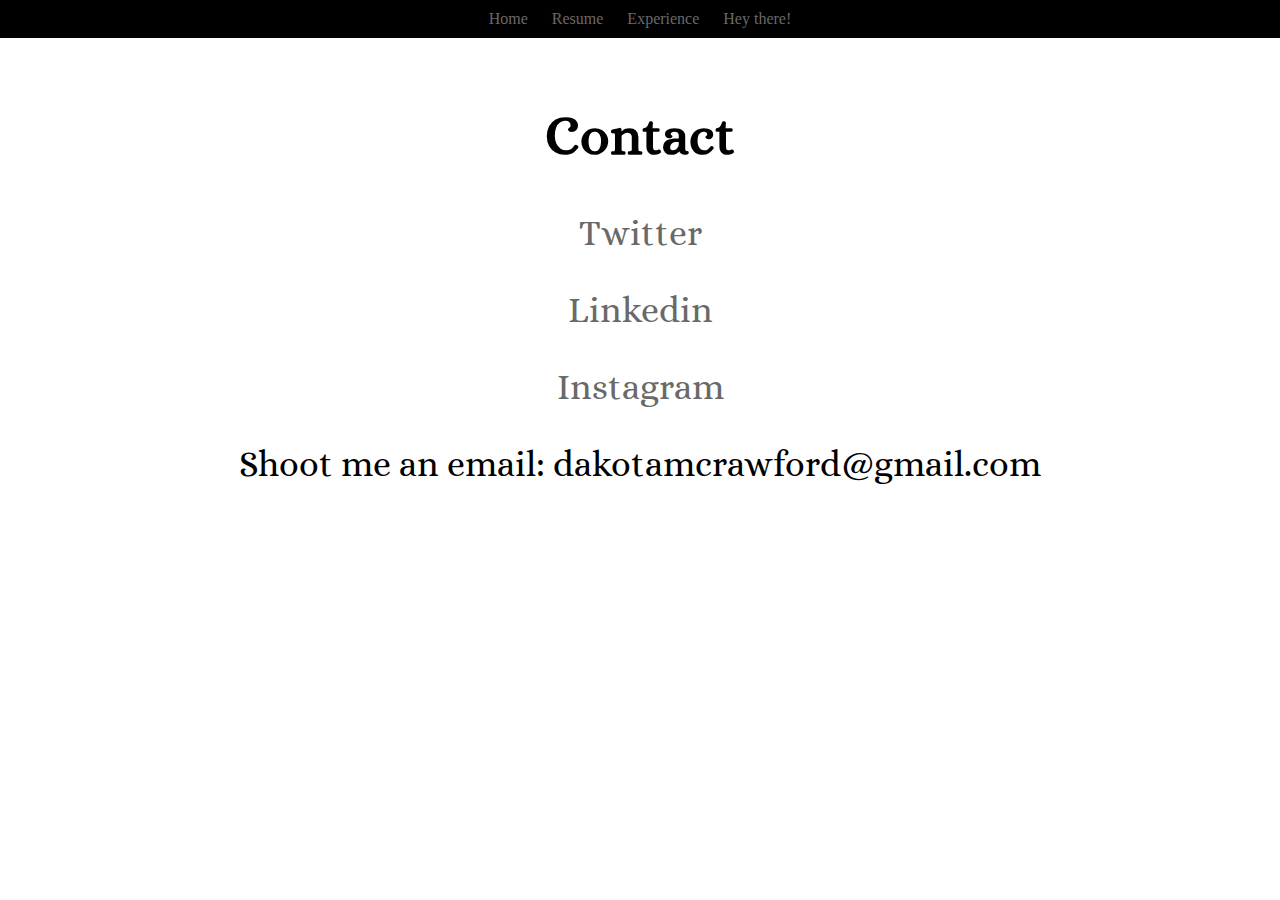
<file: redesign_contact.html>
<!DOCTYPE html>
<html>
	<head>
		<!--link to your stylesheet-->
		<link href="redesign.css" rel="stylesheet" type="text/css">
		<!--link your fonts-->
		<link href='http://fonts.googleapis.com/css?family=Playfair+Display:900' rel='stylesheet' type='text/css'>
		<link href='http://fonts.googleapis.com/css?family=Alice' rel='stylesheet' type='text/css'>
		<link href='http://fonts.googleapis.com/css?family=Open+Sans' rel='stylesheet' type='text/css'>

		<link rel="shortcut icon" href="/assets/header.png">
		<title>Contact Dakota</title>
	</head>
	<body>
		<div class="menu">
			<a href="index.html">Home</a>
			<a href="crawford_resume.pdf">Resume</a>
			<a href="experience.html">Experience</a>
			<a href="contact.html">Hey there!</a>
		</div>
			<div class="content">
				<div class="contact">
					<h2>Contact</h2>
						<p><a href="https://twitter.com/DakotaCrawford_" target="blank">Twitter</a></p>
						<p><a href="https://www.linkedin.com/pub/dakota-crawford/6a/281/a65" target="blank">Linkedin</a></p>
						<p><a href="http://instagram.com/dakotacrawford_/" target="blank">Instagram</a></p>
						<p>Shoot me an email: dakotamcrawford@gmail.com</p>
				</div>
			</div>
</file>
<file: thecss.css>
body {
  margin:0px;
}

.hide {
  display:none;
}

.mobilecategory {
  display:none;
}

ul.topnav {
    list-style-type: none;
    margin: 0;
    padding: 0;
    overflow: hidden;
    background-color: #000000;
}

ul.topnav li {
  float: left;
  text-align: center;
}

ul.topnav li a {
    display: block;
    color: white;
    text-align: center;
    padding: 14px 16px;
    text-decoration: none;
}

ul.topnav li a:hover:not(.active) {background-color: #4D84AE;}

ul.topnav li a.active {background-color: #222;}

ul.topnav li.right {float: right;}


}
.main {
  width:100%;
  position:absolute;
  z-index:9;
  background-color:white;
}

.content {
  width:80%;
  margin:0 auto;
  padding:60px 0px;
  background-color:white;
}

.top {
  text-align: center;
}

.top p {
  position: relative;
  bottom: 50px;
}

.portfolio {
  position: relative;
  padding-top:5px;
}
  
hr {

    border: 0;
    height: 1px;
    background-image: -webkit-linear-gradient(left, rgba(0,0,0,0.75), rgba(0,0,0,0.50), rgba(0,0,0,0)); 
    background-image:    -moz-linear-gradient(left, rgba(0,0,0,0.75), rgba(0,0,0,0.50), rgba(0,0,0,0)); 
    background-image:     -ms-linear-gradient(left, rgba(0,0,0,0.75), rgba(0,0,0,0.50), rgba(0,0,0,0)); 
    background-image:      -o-linear-gradient(left, rgba(0,0,0,0.75), rgba(0,0,0,0.50), rgba(0,0,0,0)); 
}

h1 {
  font-family:"Playfair Display", serif;
  font-size:120px;
  color:#000000;
}

h3 {
  font-family:"Alice", serif;
  font-size:30px;
  color:#000000;
  text-align: center;
}

h5 { 
  font-family:'Alice', serif;
  font-size:20px;
  font-weight:600;
  color:#000000;
}

.investigative {
  width: 100%;
}

.investigative h3 { 
  text-align: left;
  position: relative;
  top: 15px;
}

.work {
  display: inline-block;
  vertical-align: top;
  text-align: left;
  width: 30%;
  height:100%;
  margin: 12px;
}

.work p {
  font-family: 'Open Sans', sans-serif;
  line-height: 1.5em; 
  position: relative;
  bottom: 20px;
}

.work h5 {
  position: relative;
  padding-top: 10px;
}

.work a {
  position: relative;
  padding-bottom: 200px;
}

.experience h3 { 
  font-family:"Alice", serif;
  font-size:50px;
  color:#000;
  text-align: left;
  position: relative;
  padding-top: 10px;
}


.top {
  font-family: 'Alice', serif;
  font-size:36px;
  color:#000;
}

.content {
  font-family: 'Alice', serif;
  font-size:12px;
  color:#000;
}

.contact {
  text-align: left;
  font-size: 36px;
}

a {
  color:#4169E1;

}

a:link {
  text-decoration:none;
  color:#696969;
}

a:hover { 
  text-decoration:underline;
  color:#696969;
}


/*queries*/

@media screen and (max-width: 600px){
    ul.topnav li.right, 
    ul.topnav li {float: none;}
}

@media (max-width:400px) {

    .content {
      width:90%;
      padding-left:5%;
      padding-right:5%;
    }
    
    .content h1 {
      font-size:60px;
      padding-top:75px;
    }

    .top p {
      font-size: 15px;
      padding-top:60px;
    }

    .work { 
      display:inline;
    }

     h3 {
      font-size:45px;
    }
}

@media (min-width:401px) and (max-width: 900px) {

  .content { 
    width: 70%
  }

  .content h1 {
    font-size:50px;
    padding-top:75px;
  }

  .top p {
    font-size: 35px;
    padding-top:60px;
    }

  .work { 
    display: inline;
  }
}

/*iPhone 6 queries*/

@media (min-device-width : 375px) and (max-device-width : 667px) and (orientation : landscape) and (-webkit-min-device-pixel-ratio : 2) { 

    .content {
      width:90%;
      padding-left:5%;
      padding-right:5%;
    }
    
    .content h1 {
      font-size:60px;
      padding-top:75px;
    }

    .top p {
      font-size: 15px;
      padding-top:60px;
    }

    .work { 
      display:inline;
    }

    .mobilecategory {
      display:inherit;
      font-style: italic;
    }

     h3 {
      font-size:45px;
    }

    .view {
      display: none;
    }

    a { 
      font-size: 45px;
    }
}

@media (min-device-width : 375px) and (max-device-width : 667px) and (orientation : portrait) and (-webkit-min-device-pixel-ratio : 2) {

    .content {
      width:90%;
      padding-left:5%;
      padding-right:5%;
    }
    
    .content h1 {
      font-size:120px;
      padding-top:75px;
    }

    .top p {
      font-size: 60px;
      padding-top:60px;
    }

     h3 {
      display: none;
    }

    .mobilecategory {
      display:inherit;
      font-style: italic;
    }

    .work h5 {
      font-size:45px;
    }

    .work { 
      display:inline;
    }

    .work p {
      font-size:35px;
    }

    hr {
      display: none;
    }

     .view {
      display: none;
    }

     a { 
      font-size: 45px;
    }
 }

 /*iPhone 5 queries*/

 @media (min-device-width : 320px) and (max-device-width : 568px) and (orientation : portrait) { 

    .content {
      width:90%;
      padding-left:5%;
      padding-right:5%;
    }
    
    .content h1 {
      font-size:90px;
      padding-top:75px;
    }

    .top p {
      font-size: 45px;
      padding-top:60px;
    }

    .work { 
      display:inline;
    }

     h3 {
      font-size:40px;
      padding-top:45px;
    }

    hr {
      display: none;
    }

     .view {
      display: none;
    }

    a { 
      font-size: 45px;
    }
 }

 @media (min-device-width : 320px) and (max-device-width : 568px) and (orientation : landscape) { 

    .content {
      width:90%;
      padding-left:5%;
      padding-right:5%;
    }
    
    .content h1 {
      font-size:90px;
      padding-top:75px;
    }

    .top p {
      font-size: 45px;
      padding-top:60px;
    }

    .work { 
      display:inline;
    }

     h3 {
      font-size:40px;
      padding-top:45px;
    }

    hr {
      display: none;
    }

     .view {
      display: none;
    }

    a { 
      font-size: 45px;
    }
 }
</file>
<file: 221_final_.css>
body {
	margin:0px;
	font-family: 'Roboto', sans-serif;
}

.menu {
	position:fixed;
	width:100%;
	background-color:#000;
	color:#fff;
	text-align:center;
	padding:10px 0px;
	z-index:10;
}

.menu a {
	padding:0px 10px;
	color:#fff;
	text-decoration:none;
}

.menu a:hover {
	text-decoration:underline;
}

.hero {
	width:100%;
	height:100%;
	padding:200px 0px;
	background-image:url('http://i.imgur.com/Bkb3PxA.jpg');
	background-size:100%;
	text-align:center;
	position:fixed;
}

h1 {
	font-family:"Playfair Display", serif;
	font-size:80px;
	color:#fff;
	margin-top:0px;
	margin-bottom:-30px;
}

h3 {
	font-family:"Playfair Display", serif;
	font-size:30px;
	color:#fff;
	margin-bottom:0px;
}

h5 {
	font-family:'Alice', serif;
	font-size:16px;
	font-weight:600;
	color:#fff;
	margin-bottom:0px;
}

.content h1, .content h3, .content h5 {
	display:none;
	text-align:center;
}

.main {
	width:100%;
	position:absolute;
	z-index:100;
	background-color:white;
	margin-top:700px;
}

.content {
	width:60%;
	margin:0 auto;
	padding:60px 0px;
	background-color:white;
}

p {
	font-family: 'Alice', serif;
	font-size:16px;
	color:#000;
}

blockquote {
	font-family:"Playfair Display", serif;
	font-size:24px;
	color:#999;
}

.sectionhero {
	width:100%;
	padding:200px 0px;
	background-image:url('http://assets.blog.hemmings.com/wp-content/uploads//2013/03/FullertonCA1950s_2000.jpg');
	background-size:100%;
	text-align:center;
}

.vid {
	position:relative;
	display:block;
	width:560px;
	float:right;
	padding-top:15px;
	padding-bottom:15px;
	padding-right:-50px;
	padding-left:15px;

}

.vid2 {
	position: relative;
	margin-left: auto;
	margin-right: auto;
	display:block;
}	

.vertical { 
	border-left:medium solid;
	color:#999;
}

a:link {
	text-decoration:none;
	color:#696969;
}

a:hover { 
	text-decoration:underline;
	color:#696969;
}



/*edits based on screen size*/

@media (max-width:900px) {
	.hero {
		background-size:130%;
	}

	.sectionhero {
		background-size:130%;
	}
}


@media (max-width:800px) {
	.content {
		width:90%;
	}

	.content h1, .content h3, .content h5 {
		display:block;
		color:#000;

	}

	.content h1 {
		font-size:2.5em;
		margin-top:-20px;
		margin-bottom:-15px;
	}

	.content h3 {
		font-size:1.25em;
		margin-bottom:10px;
	}

	.content h5 {
		font-size:0.9em;
		margin-bottom:20px;
	}

	blockquote {
		width:90%;
		margin:0 auto;
		font-size:1.1em;
	}

	.hero h1, .hero h3, .hero h5 {
		display:none;
	}

	.hero {
		padding:0px;
		height:40vh;
		background-size:120%;
	}

	.sectionhero {
		padding:100px 0px;
		background-size:120%;
	}

	.sectionhero h1 {
		font-size:3em;
	}
}
</file>
<file: 270_final_.css>
body {
	margin:0px;
	font-family: 'Quattrocento Sans', sans-serif;
	font-size:16px;
}

.menu {
	position:fixed;
	width:100%;
	background-color:#000;
	color:#fff;
	text-align:center;
	padding:10px 0px;
	z-index:10;
}

.menu a {
	padding:0px 10px;
	color:#fff;
	text-decoration:none;
}

.menu a:hover {
	text-decoration:underline;
}

.hero {
	width:100%;
	height:100%;
	padding:200px 0px;
	background-image:url('http://i.imgur.com/KkDi4rH.jpg');
	background-size:100%;
	text-align:center;
	position:fixed;
}

h1 {
	font-family:'Oswald', sans-serif;
	font-size:72px;
	color:#fff;
	margin-top:150px;
	margin-bottom:-30px;
}

h3 {
	font-family:'Oswald', sans-serif;
	font-size:32px;
	color:#fff;
	margin-bottom:0px;
}

h5 {
	font-family:'Oswald', sans-serif;
	font-size:18px;
	color:#fff;
	margin-bottom:0px;
}

.content h1, .content h3, .content h5 {
	display:none;
	text-align:center;
}

.main {
	width:100%;
	position:absolute;
	z-index:100;
	background-color:white;
	margin-top:700px;
}

.content {
	width:50%;
	margin:0 auto;
	padding:60px 0px;
	background-color:white;
}

p {
	font-family: 'Quattrocento Sans', sans-serif;
	font-size:16px;
	color:#000;
}

blockquote {
	font-size:1.3em;
	color:#999;
	font-weight:600;
	font-style:italic;
}

.sectionhero {
	width:100%;
	padding:200px 0px;
	background-image:url('http://assets.blog.hemmings.com/wp-content/uploads//2013/03/FullertonCA1950s_2000.jpg');
	background-size:100%;
	text-align:center;
}

.resource { 
	width:100%;
	height:150px;
	padding:0px 0px 0px 50px;
	background-color:#848484;
	text-align:center; 

}

.resource p {
	color:#FFFFFF;
}

a:link {
	color:#FFFFFF;
}



/*edits based on screen size*/

@media (max-width:900px) {
	.hero {
		background-size:130%;
	}

	.sectionhero {
		background-size:130%;
	}
}


@media (max-width:800px) {
	.content {
		width:90%;
	}

	.content h1, .content h3, .content h5 {
		display:block;
		color:#000;

	}

	.content h1 {
		font-size:2.5em;
		margin-top:-20px;
		margin-bottom:-15px;
	}

	.content h3 {
		font-size:1.25em;
		margin-bottom:10px;
	}

	.content h5 {
		font-size:0.9em;
		margin-bottom:20px;
	}

	blockquote {
		width:90%;
		margin:0 auto;
		font-size:1.1em;
	}

	.hero h1, .hero h3, .hero h5 {
		display:none;
	}

	.hero {
		padding:0px;
		height:40vh;
		background-size:120%;
	}

	.sectionhero {
		padding:100px 0px;
		background-size:120%;
	}

	.sectionhero h1 {
		font-size:3em;
	}
}
</file>
<file: crawford_221_final_.css>
body {
	margin:0px;
	font-family: 'Roboto', sans-serif;
}

.menu {
	position:fixed;
	width:100%;
	background-color:#000;
	color:#fff;
	text-align:center;
	padding:10px 0px;
	z-index:10;
}

.menu a {
	padding:0px 10px;
	color:#fff;
	text-decoration:none;
}

.menu a:hover {
	text-decoration:underline;
}

.hero {
	width:100%;
	height:100%;
	padding:200px 0px;
	background-image:url('http://i.imgur.com/Bkb3PxA.jpg');
	background-size:100%;
	text-align:center;
	position:fixed;
}

h1 {
	font-size:5em;
	font-weight:800;
	font-style:italic;
	color:#fff;
	margin-top:0px;
	margin-bottom:-30px;
}

h3 {
	font-size:2em;
	font-weight:600;
	font-style:italic;
	color:#fff;
	margin-bottom:0px;
}

h5 {
	font-size:1em;
	font-weight:600;
	color:#fff;
	margin-bottom:0px;
}

.content h1, .content h3, .content h5 {
	display:none;
	text-align:center;
}

.main {
	width:100%;
	position:absolute;
	z-index:100;
	background-color:white;
	margin-top:700px;
}

.content {
	width:50%;
	margin:0 auto;
	padding:60px 0px;
	background-color:white;
}

p {
	font-size:0.9em;
	color:#000;
}

blockquote {
	font-size:1.3em;
	color:#999;
	font-weight:600;
	font-style:italic;
}

.sectionhero {
	width:100%;
	padding:200px 0px;
	background-image:url('http://assets.blog.hemmings.com/wp-content/uploads//2013/03/FullertonCA1950s_2000.jpg');
	background-size:100%;
	text-align:center;
}

.vid {
	margin:0 auto;
	padding-left: 40px;
}

.vertical { 
	border-left:medium solid;
	color:#999;
}



/*edits based on screen size*/

@media (max-width:900px) {
	.hero {
		background-size:130%;
	}

	.sectionhero {
		background-size:130%;
	}
}


@media (max-width:800px) {
	.content {
		width:90%;
	}

	.content h1, .content h3, .content h5 {
		display:block;
		color:#000;

	}

	.content h1 {
		font-size:2.5em;
		margin-top:-20px;
		margin-bottom:-15px;
	}

	.content h3 {
		font-size:1.25em;
		margin-bottom:10px;
	}

	.content h5 {
		font-size:0.9em;
		margin-bottom:20px;
	}

	blockquote {
		width:90%;
		margin:0 auto;
		font-size:1.1em;
	}

	.hero h1, .hero h3, .hero h5 {
		display:none;
	}

	.hero {
		padding:0px;
		height:40vh;
		background-size:120%;
	}

	.sectionhero {
		padding:100px 0px;
		background-size:120%;
	}

	.sectionhero h1 {
		font-size:3em;
	}
}
</file>
<file: redesign.css>
body {
	margin:0px;
}

.menu {
	position:fixed;
	width:100%;
	background-color:#000;
	color:#fff;
	text-align:center;
	padding:10px 0px;
	z-index:10;
}

.menu a {
	padding:0px 10px;
	color:#fff;
	text-decoration:none;
}

.menu a:hover {
	text-decoration:underline;
}


.main {
	width:100%;
	position:absolute;
	z-index:9;
	background-color:white;
}

.content {
	width:80%;
	margin:0 auto;
	padding:60px 0px;
	background-color:white;
}

.top {
	text-align: center;
}

.top p {
	position: relative;
	bottom: 50px;
}

.portfolio {
	position: relative;
	padding-top: 150px;
}
	
hr {

    border: 0;
    height: 1px;
    background-image: -webkit-linear-gradient(left, rgba(0,0,0,0.75), rgba(0,0,0,0.50), rgba(0,0,0,0)); 
    background-image:    -moz-linear-gradient(left, rgba(0,0,0,0.75), rgba(0,0,0,0.50), rgba(0,0,0,0)); 
    background-image:     -ms-linear-gradient(left, rgba(0,0,0,0.75), rgba(0,0,0,0.50), rgba(0,0,0,0)); 
    background-image:      -o-linear-gradient(left, rgba(0,0,0,0.75), rgba(0,0,0,0.50), rgba(0,0,0,0)); 
}

h1 {
	font-family:"Playfair Display", serif;
	font-size:120px;
	color:#000000;
}

h3 {
	font-family:"Alice", serif;
	font-size:30px;
	color:#000000;
	text-align: center;
}

h5 {
	font-family:'Alice', serif;
	font-size:16px;
	font-weight:600;
	color:#000000;
}

.investigative {
	width: 100%;
}

.investigative h3 { 
	text-align: left;
	position: relative;
	top: 15px;
}

.work {
	display: inline-block;
	vertical-align: top;
	text-align: left;
	width: 30%;
	height:100%;
	margin: 12px;
}

.work p {
	font-family: 'Open Sans', sans-serif;
	line-height: 1.5em; 
	position: relative;
	bottom: 20px;
}

.work h5 {
	position: relative;
	padding-top: 10px;
}

.work a {
	position: relative;
	padding-bottom: 200px;
}

.experience h3 { 
	font-family:"Alice", serif;
	font-size:50px;
	color:#000;
	text-align: left;
	position: relative;
	padding-top: 10px;
}


.top {
	font-family: 'Alice', serif;
	font-size:36px;
	color:#000;
}

.content {
	font-family: 'Alice', serif;
	font-size:12px;
	color:#000;
}

.contact {
	text-align: center;
	font-size: 36px;

}

a:link {
	text-decoration:none;
	color:#696969;
}

a:hover { 
	text-decoration:underline;
	color:#696969;
}



/*edits based on screen size*/

@media (max-width:900px) {
	.hero {
		background-size:130%;
	}

	.sectionhero {
		background-size:130%;
	}
}


@media (max-width:800px) {
	.content {
		width:90%;
	}

	.content h1, .content h3, .content h5 {
		display:block;
		color:#000;

	}

	.content h1 {
		font-size:2.5em;
		margin-top:-20px;
		margin-bottom:-15px;
	}

	.content h3 {
		font-size:1.25em;
		margin-bottom:10px;
	}

	.content h5 {
		font-size:0.9em;
		margin-bottom:20px;
	}

	blockquote {
		width:90%;
		margin:0 auto;
		font-size:1.1em;
	}

	.hero h1, .hero h3, .hero h5 {
		display:none;
	}

	.hero {
		padding:0px;
		height:40vh;
		background-size:120%;
	}

	.sectionhero {
		padding:100px 0px;
		background-size:120%;
	}

	.sectionhero h1 {
		font-size:3em;
	}
}
</file>
